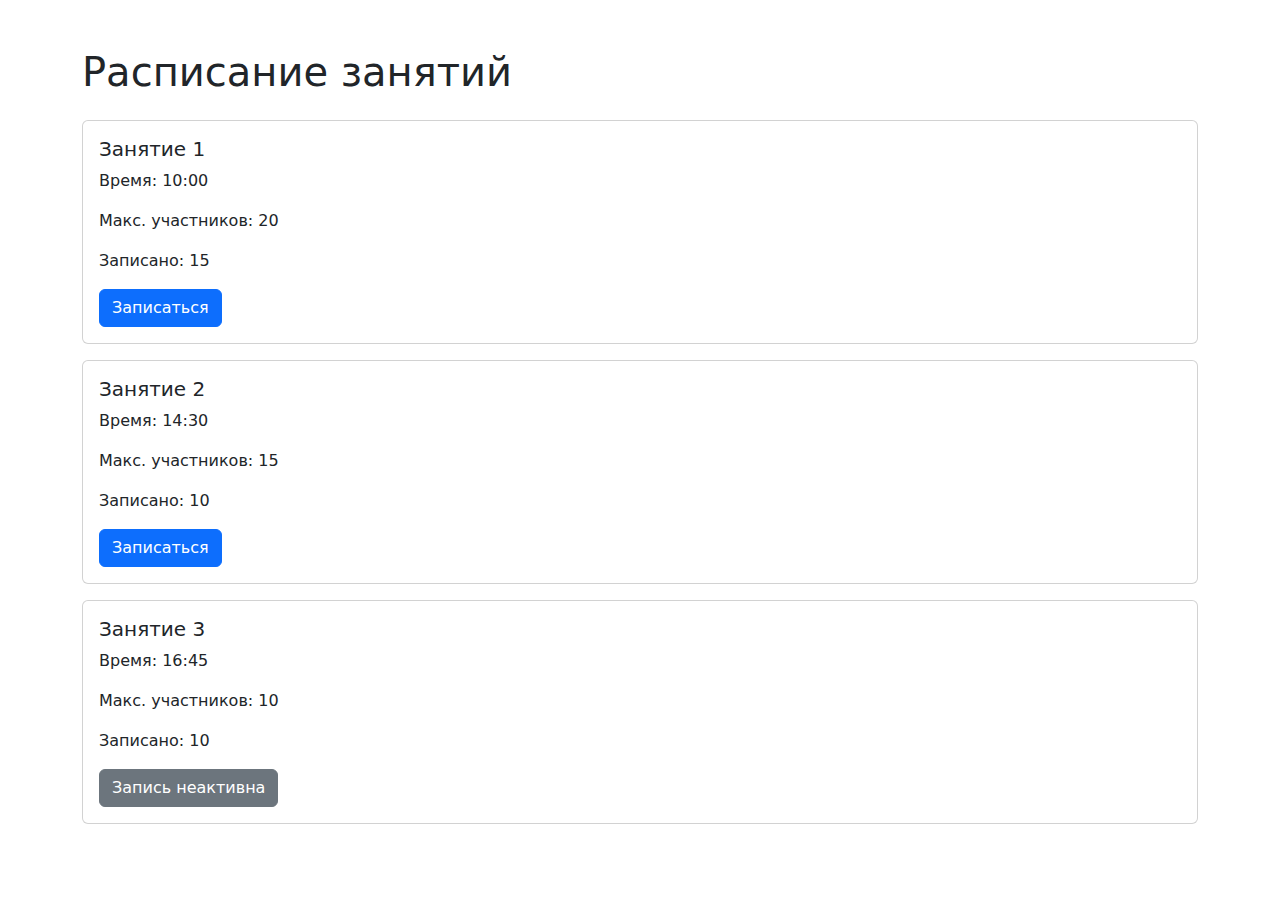
<file: HomeTask01/index.html>
<!DOCTYPE html>
<html>

<head>
    <meta charset="UTF-8">
    <title>Расписание занятий</title>
    <!-- Подключение Bootstrap CSS -->
    <link rel="stylesheet" href="https://cdn.jsdelivr.net/npm/bootstrap@5.3.2/dist/css/bootstrap.min.css">
</head>

<body>
    <div class="container">
        <h1 class="mt-5 mb-4">Расписание занятий</h1>
        <div id="schedule"></div>
    </div>


    <script src="script.js"></script>
</body>

</html>
</file>
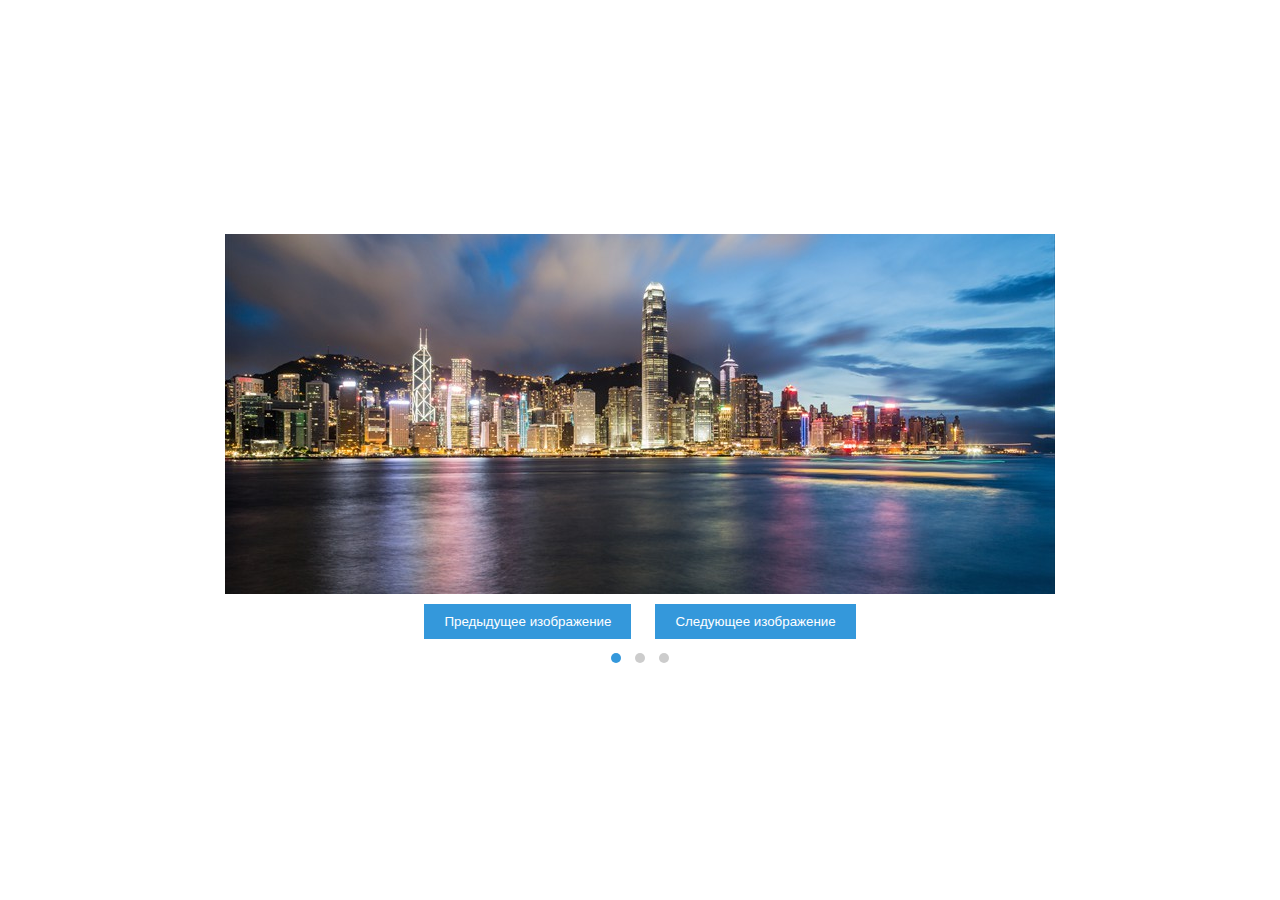
<file: HomeTask02/index.html>
<!DOCTYPE html>
<html>

<head>
    <link rel="stylesheet" type="text/css" href="style.css">
</head>

<body>
    <div class="slider-container">
        <div class="slider">
            <img src="image1.jpg" alt="Image 1">
            <img src="image2.jpg" alt="Image 2">
            <img src="image3.jpg" alt="Image 3">
        </div>
        <div class="slider-controls">
            <button class="prev-button">Предыдущее изображение</button>
            <button class="next-button">Следующее изображение</button>
        </div>
        <div class="slider-dots">
            <span class="dot active"></span>
            <span class="dot"></span>
            <span class="dot"></span>
        </div>
    </div>
    <script src="script.js"></script>
</body>

</html>
</file>
<file: HomeTask02/style.css>
body {
  display: flex;
  justify-content: center;
  align-items: center;
  height: 100vh;
  margin: 0;
}

.slider-container {
  text-align: center;
  position: relative;
}

.slider {
  display: flex;
  justify-content: center;
  align-items: center;
  overflow: hidden;
  position: relative;
}

.slider img {
  max-width: 100%;
  height: auto;
  display: none;
}

.slider img.active {
  display: block;
}

.slider-controls button {
  background: #3498db;
  color: #fff;
  border: none;
  padding: 10px 20px;
  cursor: pointer;
  margin: 10px;
}

.slider-dots {
  text-align: center;
}

.dot {
  width: 10px;
  height: 10px;
  background: #ccc;
  border-radius: 50%;
  display: inline-block;
  margin: 0 5px;
  cursor: pointer;
}

.dot.active {
  background: #3498db;
}
</file>
